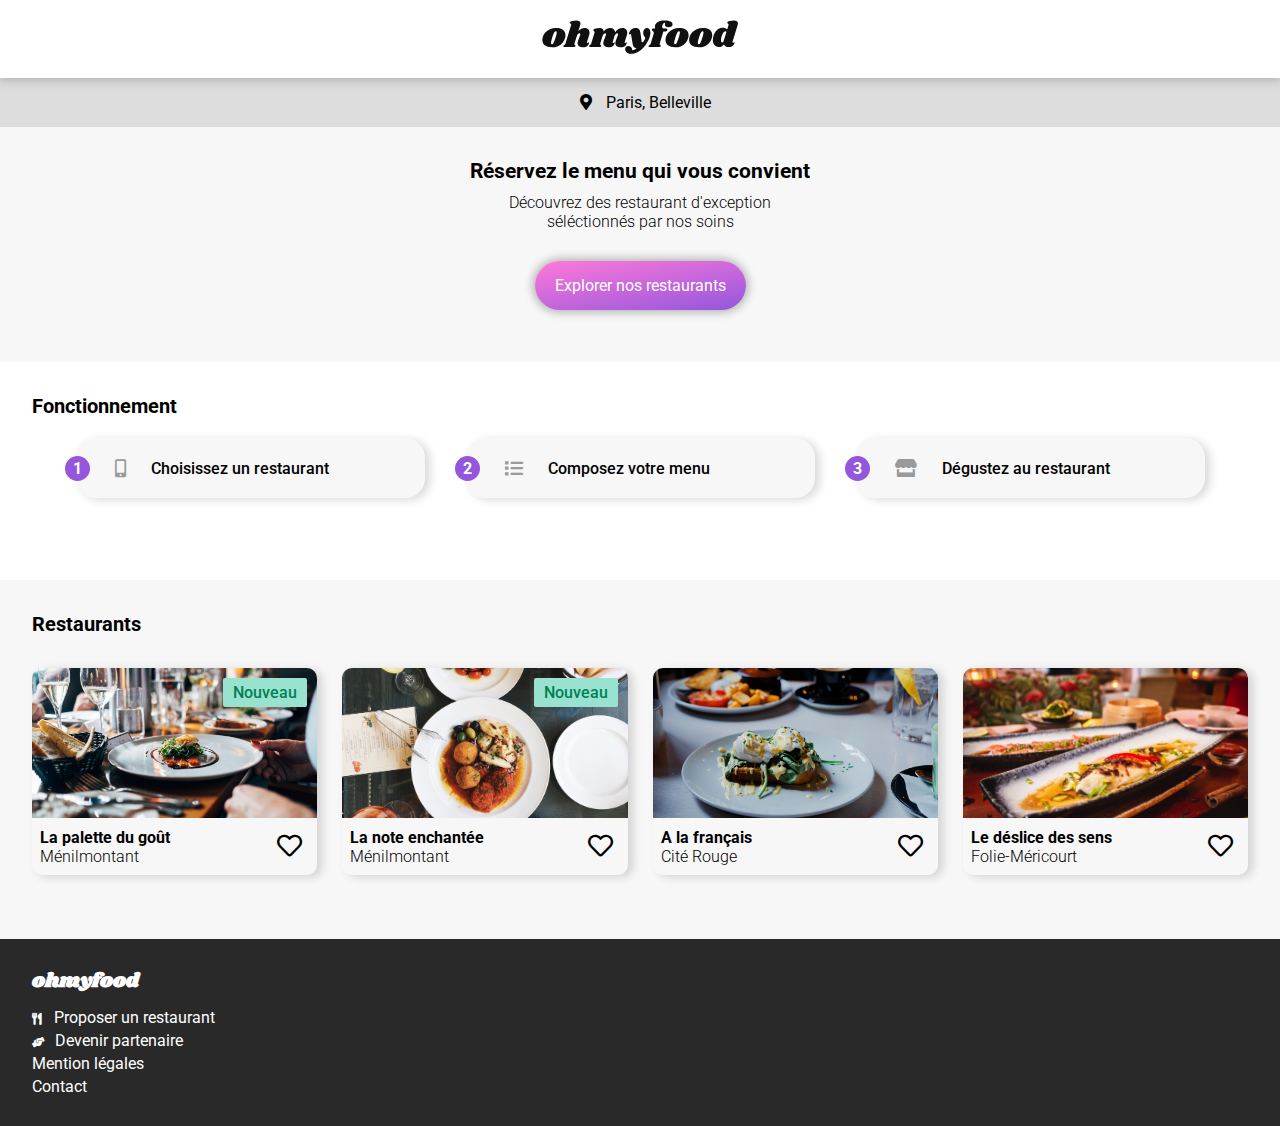
<file: index.html>
<!DOCTYPE html>
<html lang="fr">
<head>
    <meta charset="UTF-8">
    <meta name="viewport" content="width=device-width, initial-scale=1.0">
    <!-- CSS -->
    <link rel="stylesheet" href="SCSS/style.css">
    <!-- FontAwasome icon -->
    <link rel="stylesheet" href="https://cdnjs.cloudflare.com/ajax/libs/font-awesome/5.13.1/css/all.min.css" />
    <!-- Fonts -->
    <link rel="preconnect" href="https://fonts.gstatic.com">
    <link href="https://fonts.googleapis.com/css2?family=Roboto:wght@100;300;400;500;700;900&family=Shrikhand&display=swap" rel="stylesheet">
    <title>OhMyFood</title>
</head>
<body>

    <header>

        <div class="logo">
            <img src="Maquettes-Ohmyfood/images/logo/ohmyfood@2x.svg" alt="Logo">
        </div>

        <div class="localisation">
            <p>
                <i class="fas fa-map-marker-alt"></i>
                Paris, Belleville
            </p>
        </div>

        <div class="exploration">
            <div class="container-explor">
                <h1>Réservez le menu qui vous convient</h1>
                <p>Découvrez des restaurant d'exception séléctionnés par nos soins</p>
                <a class="btn" href="#">Explorer nos restaurants</a>
            </div>
        </div>

    </header>

    <main>
        <div class="max-width">
            <div class="padding">
                <h3>Fonctionnement</h3>

                <div class="container-fonction">

                    <div class="fonction">

                        <span>1</span>
                        <i class="fas fa-mobile-alt"></i>
                        <p>Choisissez un restaurant</p>

                    </div>

                    <div class="fonction">

                        <span>2</span>
                        <i class="fas fa-list"></i>
                        <p>Composez votre menu</p>

                    </div>

                    <div class="fonction">

                        <span>3</span>
                        <i class="fas fa-store"></i>
                        <p>Dégustez au restaurant</p>

                    </div>
                </div>
            </div>
        </div>

        <!-- Restaurant -->
        <div class="container-carte">
            <div class="max-width">
                <div class="padding">
                    <h3>Restaurants</h3>

                    <!-- Carte restaurant 1 -->
                    <div class="container-carte-flex">
                        <a href="menu-1.html" class="carte">

                            <div class="nouveau">
                                <p>Nouveau</p>
                            </div>

                            <div class="boite-img">
                                <img src="Maquettes-Ohmyfood/images/restaurants/jay-wennington-N_Y88TWmGwA-unsplash.jpg" alt="lien1">
                            </div>

                            <div class="boite-text">
                                <h4>La palette du goût</h4>
                                <p>Ménilmontant</p>

                                <div class="container-like">
                                    <div class="boite-coeur">
                                        <i class="far fa-heart fas1"></i>
                                        <i class="fas fa-heart fas2"></i>
                                    </div>
                                </div>
                            </div>
                        </a>

                    <!-- Carte restaurant 2 -->
                        <a href="menu-2.html" class="carte">

                            <div class="nouveau">
                                <p>Nouveau</p>
                            </div>
                            
                            <div class="boite-img">
                                <img src="Maquettes-Ohmyfood/images/restaurants/stil-u2Lp8tXIcjw-unsplash.jpg" alt="lien2">
                            </div>

                            <div class="boite-text">
                                <h4>La note enchantée</h4>
                                <p>Ménilmontant</p>

                                <div class="container-like">
                                    <div class="boite-coeur">
                                        <i class="far fa-heart fas1"></i>
                                        <i class="fas fa-heart fas2"></i>
                                    </div>
                                </div>
                            </div>
                        </a>

                    <!-- Carte restaurant 3 -->
                        <a href="menu-3.html" class="carte">
                            <div class="boite-img">
                                <img src="Maquettes-Ohmyfood/images/restaurants/toa-heftiba-DQKerTsQwi0-unsplash.jpg" alt="lien3">
                            </div>

                            <div class="boite-text">
                                <h4>A la français</h4>
                                <p>Cité Rouge</p>

                                <div class="container-like">
                                    <div class="boite-coeur">
                                        <i class="far fa-heart fas1"></i>
                                        <i class="fas fa-heart fas2"></i>
                                    </div>
                                </div>
                            </div>
                        </a>

                    <!-- Carte restaurant 4 -->
                        <a href="menu-4.html" class="carte">
                            <div class="boite-img">
                                <img src="Maquettes-Ohmyfood/images/restaurants/louis-hansel-shotsoflouis-qNBGVyOCY8Q-unsplash.jpg" alt="lien4">
                            </div>

                            <div class="boite-text">
                                <h4>Le déslice des sens</h4>
                                <p>Folie-Méricourt</p>

                                <div class="container-like">
                                    <div class="boite-coeur">
                                        <i class="far fa-heart fas1"></i>
                                        <i class="fas fa-heart fas2"></i>
                                    </div>
                                </div>
                            </div>
                        </a>

                    </div>
                </div>
            </div>
        </div>
    </main>

    <footer>
        <div class="max-width">
            <h4>ohmyfood</h4>

            <div class="container-links">
                <ul>
                    <li><a href="#"><i class="fas fa-utensils i1"></i>Proposer un restaurant</a></li>
                    <li><a href="#"><i class="fas fa-hands-helping i2"></i>Devenir partenaire</a></li>
                    <li><a href="#">Mention légales</a></li>
                    <li><a href="mailto:ohmyfood@mail.fr">Contact</a></li>
                </ul>
            </div>
        </div>
    </footer>

</body>
</html>
</file>
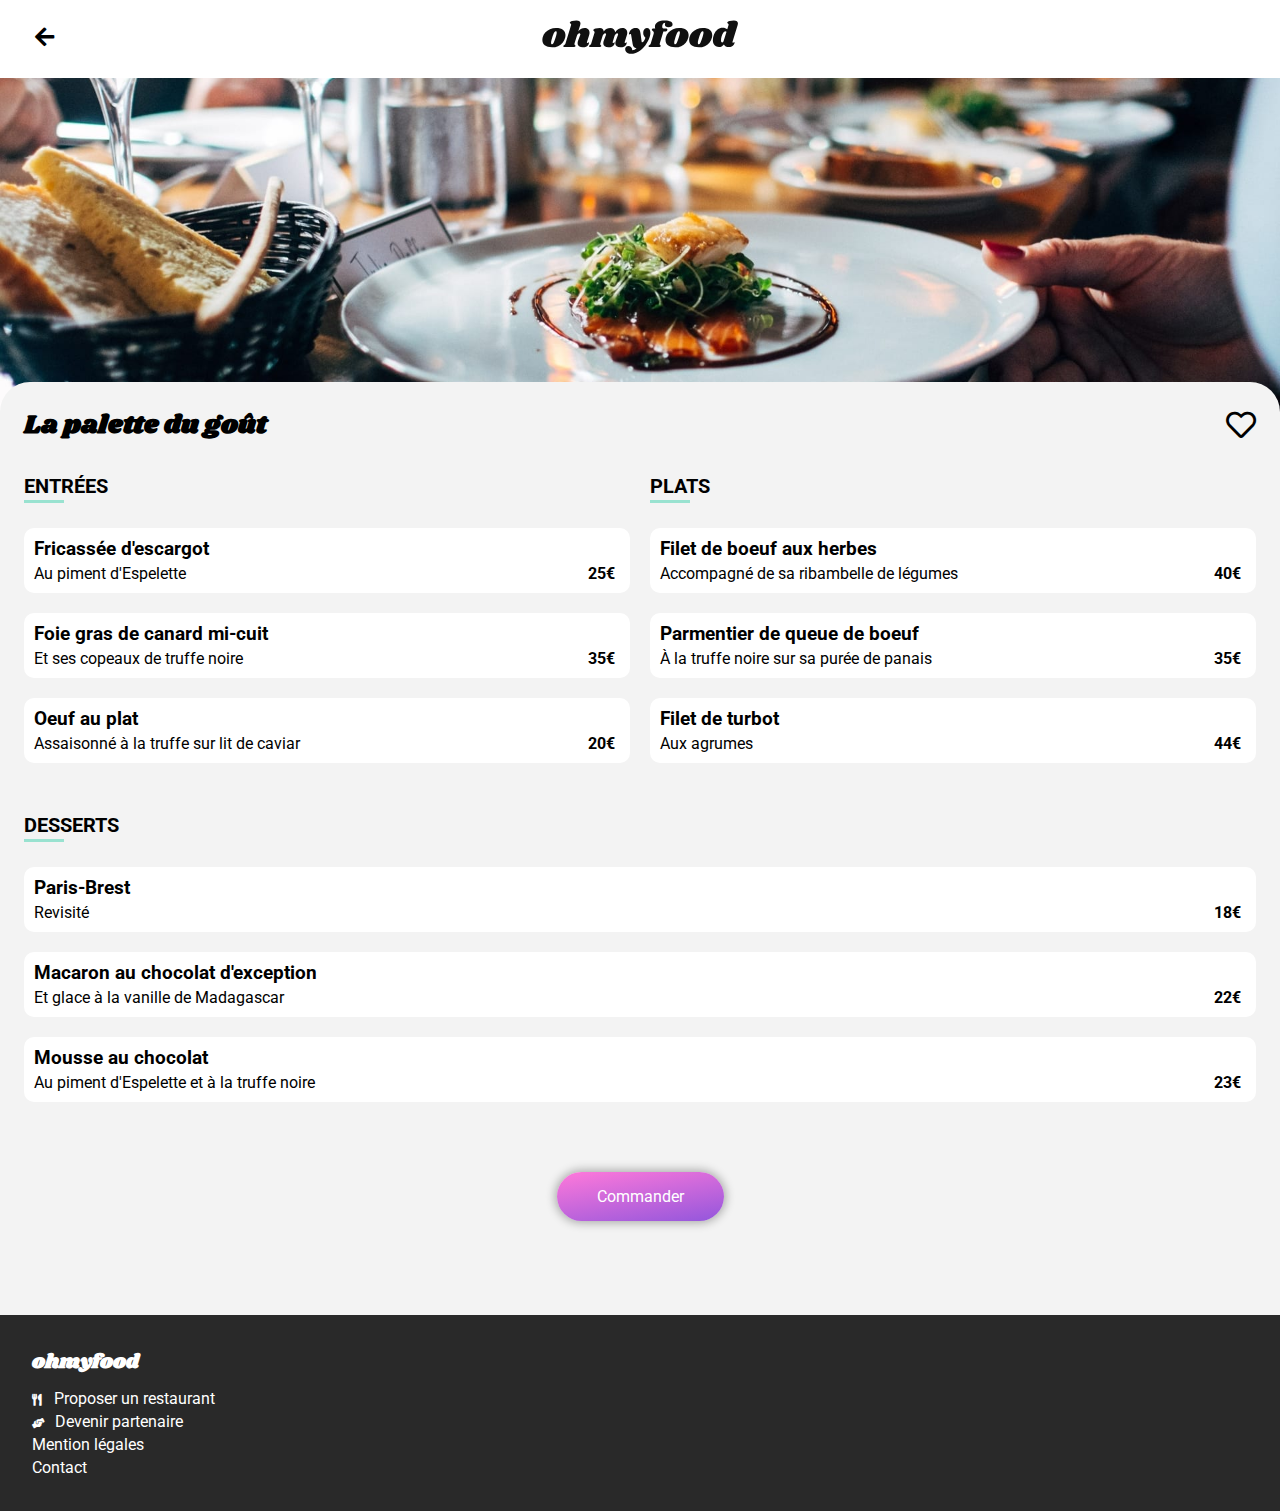
<file: menu-1.html>
<!DOCTYPE html>
<html lang="fr">
<head>
    <meta charset="UTF-8">
    <meta name="viewport" content="width=device-width, initial-scale=1.0">
    <link rel="stylesheet" href="SCSS/style-menu.css">
    <!-- Icone -->
    <link rel="stylesheet" href="https://cdnjs.cloudflare.com/ajax/libs/font-awesome/5.13.1/css/all.min.css" />
    <!-- Font -->
    <link rel="preconnect" href="https://fonts.gstatic.com">
    <link href="https://fonts.googleapis.com/css2?family=Roboto:wght@100;300;400;500;700;900&family=Shrikhand&display=swap" rel="stylesheet">
    <title>La palette du goût</title>
</head>
<body>

    <!-- HEADER : logo, lien retour -->
    <header>

        <div class="logo">
            <div class="lienRetour">
                <a href="index.html">
                    <i class="fas fa-arrow-left"></i>
                </a>
            </div>

            <a href="index.html"><img src="Maquettes-Ohmyfood/images/logo/ohmyfood@2x.svg" alt="Logo"></a>
        </div>

        <img class="bg-menu" src="Maquettes-Ohmyfood/images/restaurants/img-menu/Jay.jpg" alt="image de fond">

    </header>

    <!-- MAIN : en-tête, menu -->
    <main>
        <div class="titre-main">
            <h1>La palette du goût</h1>
            <div class="container-like">
                <div class="boite-coeur">
                    <i class="far fa-heart fas1"></i>
                    <i class="fas fa-heart fas2"></i>
                </div>
            </div>
        </div>

        <!-- SECTION : menu -->
        <section>
            <!-- Conteneur principal -->
            <div class="container-grid">

                <!-- ENTRÉES -->
                <div class="container-flex c-grid1">
                    <h2>ENTRÉES</h2>
                    <div class="boite anima1">

                        <div class="boite-grid">
                            <h3 class="titre">Fricassée d'escargot</h3>
                            <p class="paraghraphe">Au piment d'Espelette </p>

                            <span class="prix">
                                <strong>25€</strong>
                            </span>
                        </div>

                        <span class="icon">
                            <i class="fas fa-check-circle"></i>
                        </span>
                    </div>

                    <div class="boite anima2">

                        <div class="boite-grid">
                            <h3 class="titre">Foie gras de canard mi-cuit</h3>
                            <p class="paraghraphe">Et ses copeaux de truffe noire</p>

                            <span class="prix">
                                <strong>35€</strong>
                            </span>
                        </div>

                        <span class="icon">
                            <i class="fas fa-check-circle"></i>
                        </span>
                    </div>

                    <div class="boite anima3">

                        <div class="boite-grid">
                            <h3 class="titre">Oeuf au plat</h3>
                            <p class="paraghraphe">Assaisonné à la truffe sur lit de caviar</p>

                            <span class="prix">
                                <strong>20€</strong>
                            </span>
                        </div>

                        <span class="icon">
                            <i class="fas fa-check-circle"></i>
                        </span>
                    </div>
                </div>
                <!-- FIN -->

                <!-- PLATS -->
                <div class="container-flex c-grid2">
                    <h2>PLATS</h2>
                    <div class="boite anima4">
                        <div class="boite-grid">
                            <h3 class="titre">Filet de boeuf aux herbes</h3>
                            <p class="paraghraphe">Accompagné de sa ribambelle de légumes</p>

                            <span class="prix">
                                <strong>40€</strong>
                            </span>
                        </div>

                        <span class="icon">
                            <i class="fas fa-check-circle"></i>
                        </span>
                    </div>

                    <div class="boite anima5">

                        <div class="boite-grid">
                            <h3 class="titre">Parmentier de queue de boeuf</h3>
                            <p class="paraghraphe">À la truffe noire sur sa purée de panais</p>

                            <span class="prix">
                                <strong>35€</strong>
                            </span>
                        </div>

                        <span class="icon">
                            <i class="fas fa-check-circle"></i>
                        </span>
                    </div>

                    <div class="boite anima6">

                        <div class="boite-grid">
                            <h3 class="titre">Filet de turbot</h3>
                            <p class="paraghraphe">Aux agrumes</p>

                            <span class="prix">
                                <strong>44€</strong>
                            </span>
                        </div>

                        <span class="icon">
                            <i class="fas fa-check-circle"></i>
                        </span>
                    </div>
               
                </div>
                <!-- FIN -->

                <!-- DESSERTS -->
                <div class="container-flex c-grid3">
                    <h2>DESSERTS</h2>
                    <div class="boite anima7">

                        <div class="boite-grid">
                            <h3 class="titre">Paris-Brest</h3>
                            <p class="paraghraphe">Revisité</p>

                            <span class="prix">
                                <strong>18€</strong>
                            </span>
                        </div>

                        <span class="icon">
                            <i class="fas fa-check-circle"></i>
                        </span>
                    </div>

                    <div class="boite anima8">

                        <div class="boite-grid">
                            <h3 class="titre">Macaron au chocolat d'exception</h3>
                            <p class="paraghraphe">Et glace à la vanille de Madagascar</p>

                            <span class="prix">
                                <strong>22€</strong>
                            </span>
                        </div>

                        <span class="icon">
                            <i class="fas fa-check-circle"></i>
                        </span>
                    </div>

                    <div class="boite anima9">

                        <div class="boite-grid">
                            <h3 class="titre">Mousse au chocolat </h3>
                            <p class="paraghraphe">Au piment d'Espelette et à la truffe noire</p>

                            <span class="prix">
                                <strong>23€</strong>
                            </span>
                        </div>

                        <span class="icon">
                            <i class="fas fa-check-circle"></i>
                        </span>
                    </div>
                </div>
                <!-- FIN -->
            </div>

            <div class="btn-com">
                <a class="btn" href="#">Commander</a>
            </div>

        </section>

    </main>

    <!-- FOOTER : liens, contact -->
    <footer>
        <div class="max-width">
            <h4>ohmyfood</h4>

            <div class="container-links">
                <ul>
                    <li><a href="#"><i class="fas fa-utensils i1"></i>Proposer un restaurant</a></li>
                    <li><a href="#"><i class="fas fa-hands-helping i2"></i>Devenir partenaire</a></li>
                    <li><a href="#">Mention légales</a></li>
                    <li><a href="mailto:ohmyfood@mail.fr">Contact</a></li>
                </ul>
            </div>
        </div>
    </footer>

</body>

</html>
</file>
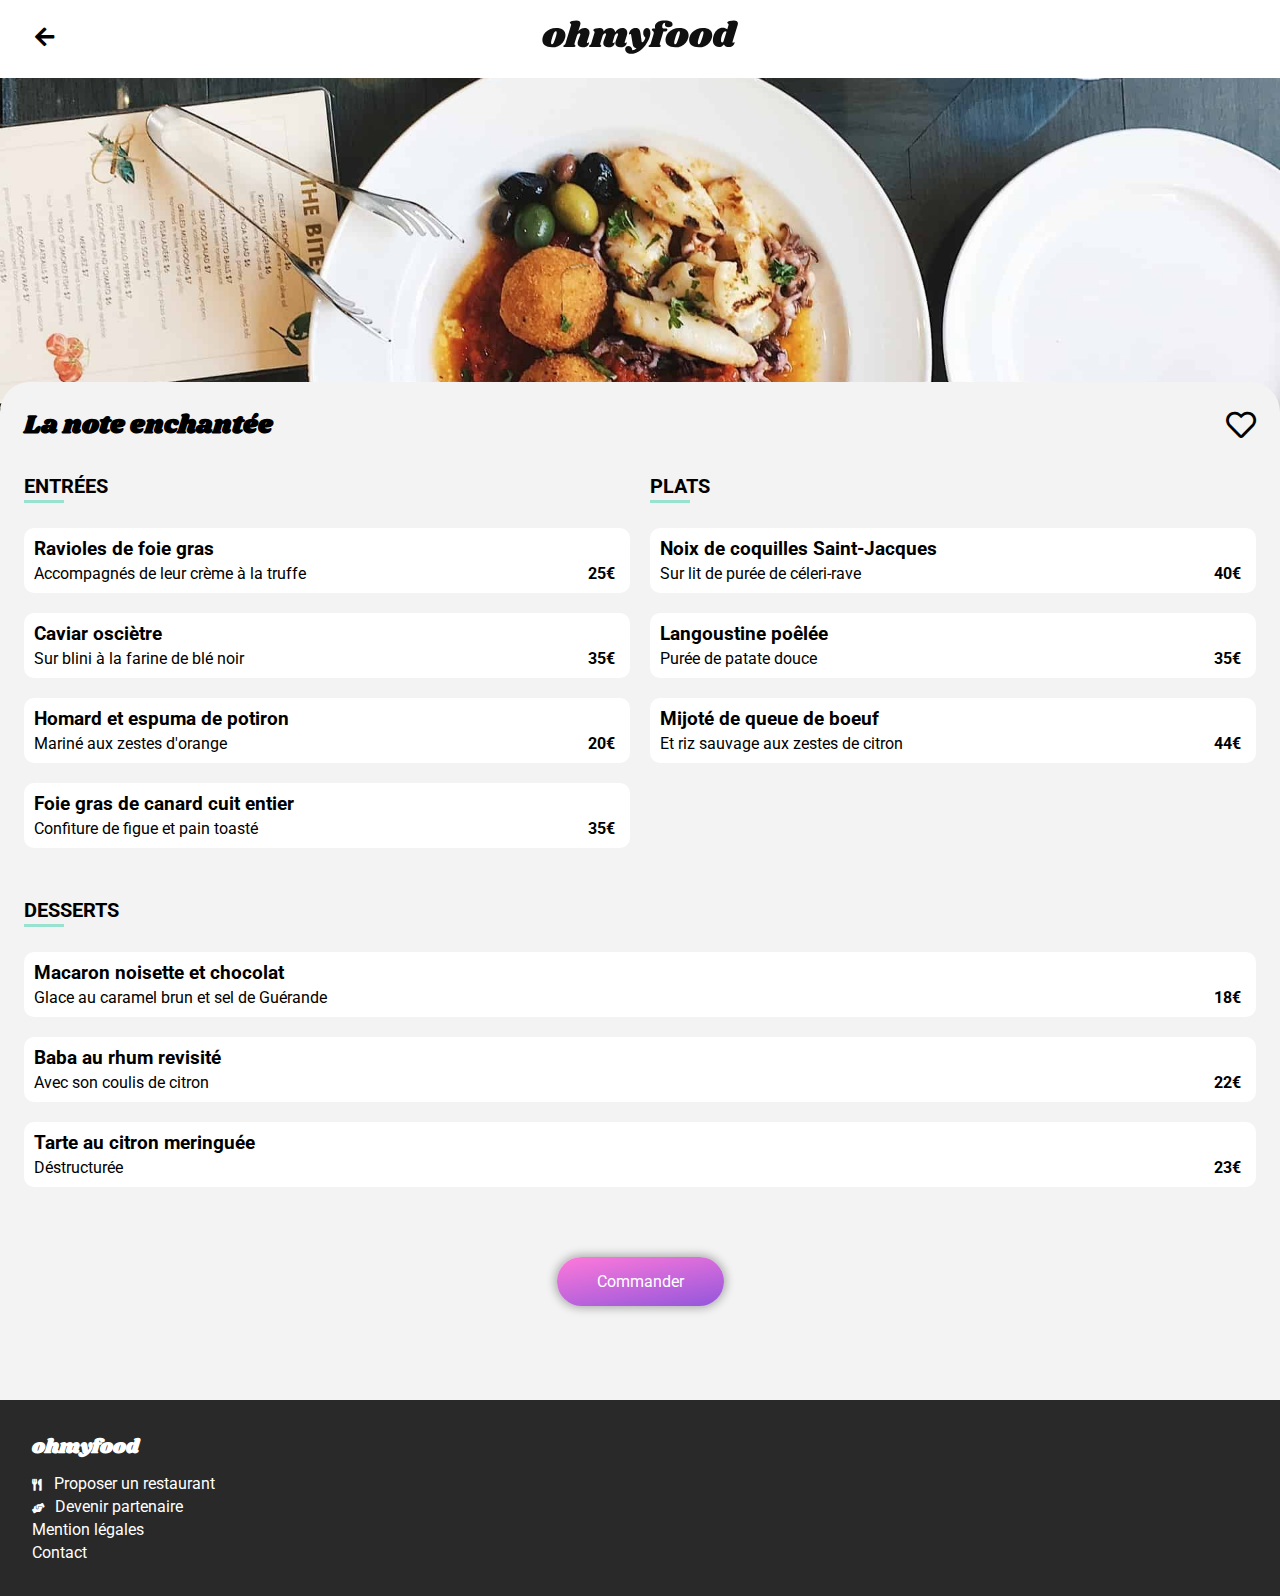
<file: menu-2.html>
<!DOCTYPE html>
<html lang="fr">
<head>
    <meta charset="UTF-8">
    <meta name="viewport" content="width=device-width, initial-scale=1.0">
    <link rel="stylesheet" href="SCSS/style-menu.css">
    <!-- Icone -->
    <link rel="stylesheet" href="https://cdnjs.cloudflare.com/ajax/libs/font-awesome/5.13.1/css/all.min.css" />
    <!-- Font -->
    <link rel="preconnect" href="https://fonts.gstatic.com">
    <link href="https://fonts.googleapis.com/css2?family=Roboto:wght@100;300;400;500;700;900&family=Shrikhand&display=swap" rel="stylesheet">
    <title>La note enchantée</title>
</head>
<body>
    
    <!-- HEADER : logo, lien retour -->
    <header>

        <div class="logo">
            <div class="lienRetour">
                <a href="index.html">
                    <i class="fas fa-arrow-left"></i>
                </a>
            </div>

            <a href="index.html"><img src="Maquettes-Ohmyfood/images/logo/ohmyfood@2x.svg" alt="Logo"></a>
        </div>

        <img class="bg-menu" src="Maquettes-Ohmyfood/images/restaurants/img-menu/stil.jpg" alt="">

    </header>

    <!-- MAIN : en-tête, menu -->
    <main>
        <div class="titre-main">
            <h1>La note enchantée</h1>
            <div class="container-like">
                <div class="boite-coeur">
                    <i class="far fa-heart fas1"></i>
                    <i class="fas fa-heart fas2"></i>
                </div>
            </div>
        </div>

        <!-- SECTION : menu -->
        <section>
            <!-- Conteneur principal -->
            <div class="container-grid">

                <!-- ENTRÉES -->
                <div class="container-flex c-grid1">
                    <h2>ENTRÉES</h2>
                    <div class="boite anima1">

                        <div class="boite-grid">
                            <h3 class="titre">Ravioles de foie gras </h3>
                            <p class="paraghraphe">Accompagnés de leur crème à la truffe</p>

                            <span class="prix">
                                <strong>25€</strong>
                            </span>
                        </div>

                        <span class="icon">
                            <i class="fas fa-check-circle"></i>
                        </span>
                    </div>

                    <div class="boite anima2">

                        <div class="boite-grid">
                            <h3 class="titre">Caviar osciètre</h3>
                            <p class="paraghraphe">Sur blini à la farine de blé noir</p>

                            <span class="prix">
                                <strong>35€</strong>
                            </span>
                        </div>

                        <span class="icon">
                            <i class="fas fa-check-circle"></i>
                        </span>
                    </div>

                    <div class="boite anima3">

                        <div class="boite-grid">
                            <h3 class="titre">Homard et espuma de potiron</h3>
                            <p class="paraghraphe">Mariné aux zestes d'orange</p>

                            <span class="prix">
                                <strong>20€</strong>
                            </span>
                        </div>

                        <span class="icon">
                            <i class="fas fa-check-circle"></i>
                        </span>
                    </div>

                    <div class="boite anima4">

                        <div class="boite-grid">
                            <h3 class="titre">Foie gras de canard cuit entier</h3>
                            <p class="paraghraphe">Confiture de figue et pain toasté</p>

                            <span class="prix">
                                <strong>35€</strong>
                            </span>
                        </div>

                        <span class="icon">
                            <i class="fas fa-check-circle"></i>
                        </span>
                    </div>
                </div>
                <!-- FIN -->

                <!-- PLATS -->
                <div class="container-flex c-grid2">
                    <h2>PLATS</h2>
                    <div class="boite anima5">
                        <div class="boite-grid">
                            <h3 class="titre">Noix de coquilles Saint-Jacques</h3>
                            <p class="paraghraphe">Sur lit de purée de céleri-rave</p>

                            <span class="prix">
                                <strong>40€</strong>
                            </span>
                        </div>

                        <span class="icon">
                            <i class="fas fa-check-circle"></i>
                        </span>
                    </div>

                    <div class="boite anima6">

                        <div class="boite-grid">
                            <h3 class="titre">Langoustine poêlée</h3>
                            <p class="paraghraphe">Purée de patate douce</p>

                            <span class="prix">
                                <strong>35€</strong>
                            </span>
                        </div>

                        <span class="icon">
                            <i class="fas fa-check-circle"></i>
                        </span>
                    </div>

                    <div class="boite anima7">

                        <div class="boite-grid">
                            <h3 class="titre">Mijoté de queue de boeuf </h3>
                            <p class="paraghraphe">Et riz sauvage aux zestes de citron</p>

                            <span class="prix">
                                <strong>44€</strong>
                            </span>
                        </div>

                        <span class="icon">
                            <i class="fas fa-check-circle"></i>
                        </span>
                    </div>
                </div>
                <!-- FIN -->

                <!-- DESSERTS -->
                <div class="container-flex c-grid3">
                    <h2>DESSERTS</h2>
                    <div class="boite anima8">

                        <div class="boite-grid">
                            <h3 class="titre">Macaron noisette et chocolat</h3>
                            <p class="paraghraphe">Glace au caramel brun et sel de Guérande</p>

                            <span class="prix">
                                <strong>18€</strong>
                            </span>
                        </div>

                        <span class="icon">
                            <i class="fas fa-check-circle"></i>
                        </span>
                    </div>

                    <div class="boite anima9">

                        <div class="boite-grid">
                            <h3 class="titre">Baba au rhum revisité </h3>
                            <p class="paraghraphe">Avec son coulis de citron</p>

                            <span class="prix">
                                <strong>22€</strong>
                            </span>
                        </div>

                        <span class="icon">
                            <i class="fas fa-check-circle"></i>
                        </span>
                    </div>

                    <div class="boite anima10">

                        <div class="boite-grid">
                            <h3 class="titre">Tarte au citron meringuée </h3>
                            <p class="paraghraphe">Déstructurée</p>

                            <span class="prix">
                                <strong>23€</strong>
                            </span>
                        </div>

                        <span class="icon">
                            <i class="fas fa-check-circle"></i>
                        </span>
                    </div>
                </div>
                <!-- FIN -->

            </div>

            <div class="btn-com">
                <a class="btn" href="#">Commander</a>
            </div>

        </section>

    </main>

    <!-- FOOTER : liens, contact -->
    <footer>
        <div class="max-width">
            <h4>ohmyfood</h4>

            <div class="container-links">
                <ul>
                    <li><a href="#"><i class="fas fa-utensils i1"></i>Proposer un restaurant</a></li>
                    <li><a href="#"><i class="fas fa-hands-helping i2"></i>Devenir partenaire</a></li>
                    <li><a href="#">Mention légales</a></li>
                    <li><a href="mailto:ohmyfood@mail.fr">Contact</a></li>
                </ul>
            </div>
        </div>
    </footer>

</body>

</html>
</file>
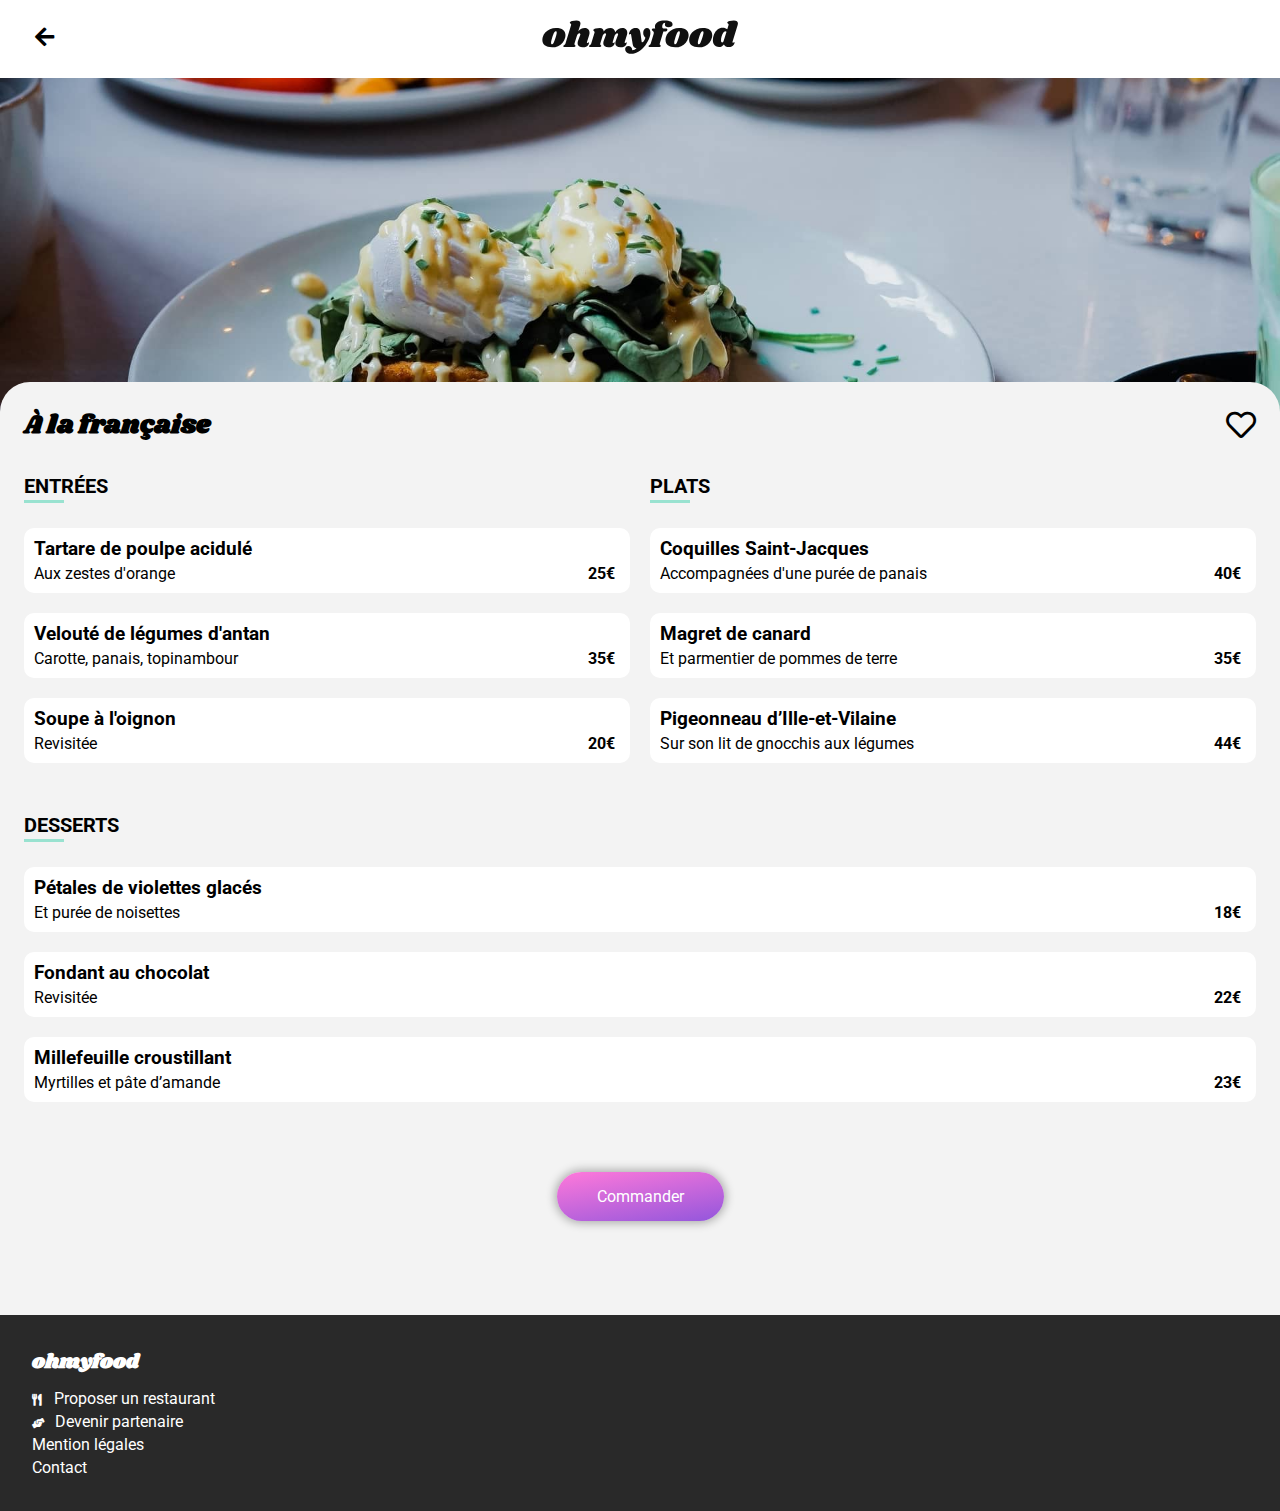
<file: menu-3.html>
<!DOCTYPE html>
<html lang="fr">
<head>
    <meta charset="UTF-8">
    <meta name="viewport" content="width=device-width, initial-scale=1.0">
    <link rel="stylesheet" href="SCSS/style-menu.css">
    <!-- Icone -->
    <link rel="stylesheet" href="https://cdnjs.cloudflare.com/ajax/libs/font-awesome/5.13.1/css/all.min.css" />
    <!-- Font -->
    <link rel="preconnect" href="https://fonts.gstatic.com">
    <link href="https://fonts.googleapis.com/css2?family=Roboto:wght@100;300;400;500;700;900&family=Shrikhand&display=swap" rel="stylesheet">
    <title>À la française</title>
</head>
<body>

    <!-- HEADER : logo, lien retour -->
    <header>

        <div class="logo">
            <div class="lienRetour">
                <a href="index.html">
                    <i class="fas fa-arrow-left"></i>
                </a>
            </div>

            <a href="index.html"><img src="Maquettes-Ohmyfood/images/logo/ohmyfood@2x.svg" alt="Logo"></a>
        </div>

        <img class="bg-menu" src="Maquettes-Ohmyfood/images/restaurants/img-menu/toa.jpg" alt="">

    </header>

    <!-- MAIN : en-tête, menu -->
    <main>
        <div class="titre-main">
            <h1>À la française</h1>
            <div class="container-like">
                <div class="boite-coeur">
                    <i class="far fa-heart fas1"></i>
                    <i class="fas fa-heart fas2"></i>
                </div>
            </div>
        </div>

        <!-- SECTION : menu -->
        <section>

            <!-- Conteneur principal -->
            <div class="container-grid">

                <!-- ENTRÉES -->
                <div class="container-flex c-grid1">
                    <h2>ENTRÉES</h2>
                    <div class="boite anima1">

                        <div class="boite-grid">
                            <h3 class="titre">Tartare de poulpe acidulé</h3>
                            <p class="paraghraphe">Aux zestes d'orange</p>

                            <span class="prix">
                                <strong>25€</strong>
                            </span>
                        </div>

                        <span class="icon">
                            <i class="fas fa-check-circle"></i>
                        </span>
                    </div>

                    <div class="boite anima2">

                        <div class="boite-grid">
                            <h3 class="titre">Velouté de légumes d'antan</h3>
                            <p class="paraghraphe">Carotte, panais, topinambour</p>

                            <span class="prix">
                                <strong>35€</strong>
                            </span>
                        </div>

                        <span class="icon">
                            <i class="fas fa-check-circle"></i>
                        </span>
                    </div>

                    <div class="boite anima3">

                        <div class="boite-grid">
                            <h3 class="titre">Soupe à l'oignon</h3>
                            <p class="paraghraphe">Revisitée</p>

                            <span class="prix">
                                <strong>20€</strong>
                            </span>
                        </div>

                        <span class="icon">
                            <i class="fas fa-check-circle"></i>
                        </span>
                    </div>
                </div>
                <!-- FIN -->

                <!-- PLATS -->
                <div class="container-flex c-grid2">
                    <h2>PLATS</h2>
                    <div class="boite anima4">
                        <div class="boite-grid">
                            <h3 class="titre">Coquilles Saint-Jacques</h3>
                            <p class="paraghraphe">Accompagnées d'une purée de panais</p>

                            <span class="prix">
                                <strong>40€</strong>
                            </span>
                        </div>

                        <span class="icon">
                            <i class="fas fa-check-circle"></i>
                        </span>
                    </div>

                    <div class="boite anima5">

                        <div class="boite-grid">
                            <h3 class="titre">Magret de canard</h3>
                            <p class="paraghraphe">Et parmentier de pommes de terre</p>

                            <span class="prix">
                                <strong>35€</strong>
                            </span>
                        </div>

                        <span class="icon">
                            <i class="fas fa-check-circle"></i>
                        </span>
                    </div>

                    <div class="boite anima6">

                        <div class="boite-grid">
                            <h3 class="titre">Pigeonneau d’Ille-et-Vilaine</h3>
                            <p class="paraghraphe">Sur son lit de gnocchis aux légumes</p>

                            <span class="prix">
                                <strong>44€</strong>
                            </span>
                        </div>

                        <span class="icon">
                            <i class="fas fa-check-circle"></i>
                        </span>
                    </div>
                </div>
                <!-- FIN -->

                <!-- DESSERTS -->
                <div class="container-flex c-grid3">
                    <h2>DESSERTS</h2>
                    <div class="boite anima7">

                        <div class="boite-grid">
                            <h3 class="titre">Pétales de violettes glacés</h3>
                            <p class="paraghraphe">Et purée de noisettes</p>

                            <span class="prix">
                                <strong>18€</strong>
                            </span>
                        </div>

                        <span class="icon">
                            <i class="fas fa-check-circle"></i>
                        </span>
                    </div>

                    <div class="boite anima8">

                        <div class="boite-grid">
                            <h3 class="titre">Fondant au chocolat</h3>
                            <p class="paraghraphe">Revisitée</p>

                            <span class="prix">
                                <strong>22€</strong>
                            </span>
                        </div>

                        <span class="icon">
                            <i class="fas fa-check-circle"></i>
                        </span>
                    </div>

                    <div class="boite anima9">

                        <div class="boite-grid">
                            <h3 class="titre">Millefeuille croustillant</h3>
                            <p class="paraghraphe">Myrtilles et pâte d’amande</p>

                            <span class="prix">
                                <strong>23€</strong>
                            </span>
                        </div>

                        <span class="icon">
                            <i class="fas fa-check-circle"></i>
                        </span>
                    </div>
                </div>
                <!-- FIN -->

            </div>

            <div class="btn-com">
                <a class="btn" href="#">Commander</a>
            </div>

        </section>

    </main>

    <!-- FOOTER : liens, contact -->
    <footer>
        <div class="max-width">
            <h4>ohmyfood</h4>

            <div class="container-links">
                <ul>
                    <li><a href="#"><i class="fas fa-utensils i1"></i>Proposer un restaurant</a></li>
                    <li><a href="#"><i class="fas fa-hands-helping i2"></i>Devenir partenaire</a></li>
                    <li><a href="#">Mention légales</a></li>
                    <li><a href="mailto:ohmyfood@mail.fr">Contact</a></li>
                </ul>
            </div>
        </div>
    </footer>

</body>

</html>
</file>
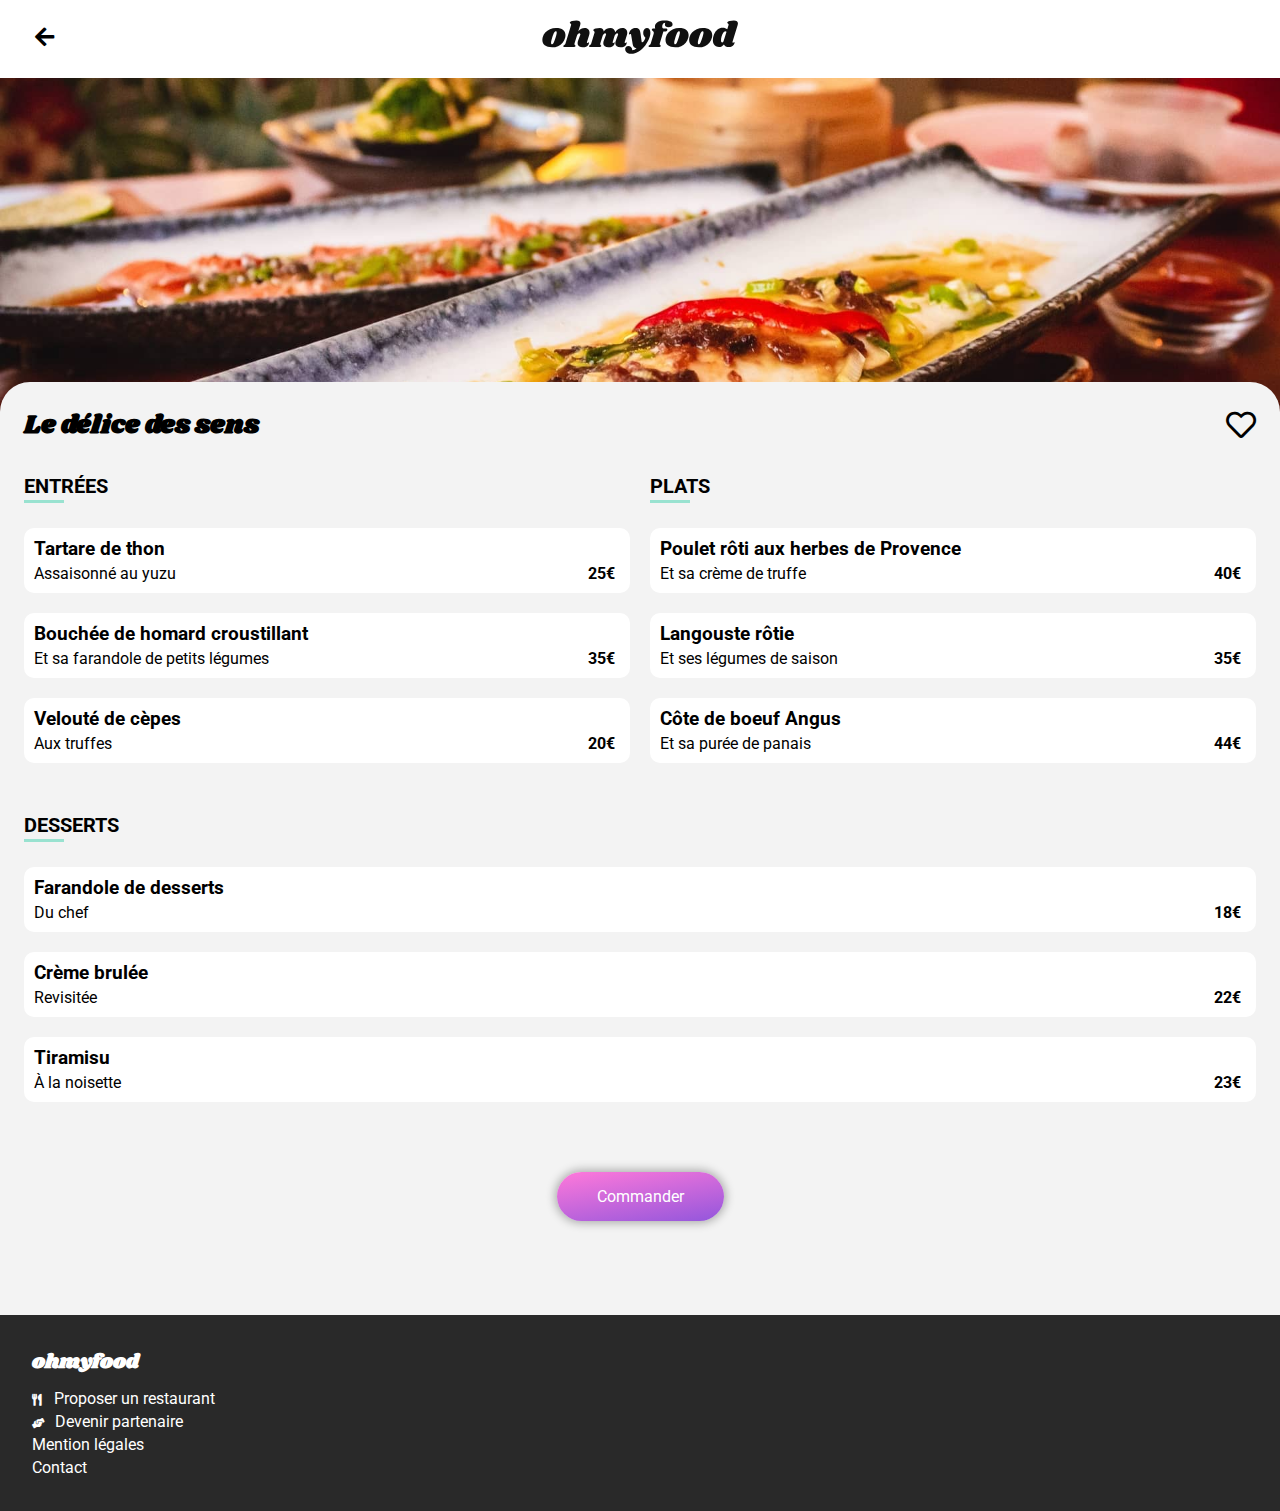
<file: menu-4.html>
<!DOCTYPE html>
<html lang="fr">
<head>
    <meta charset="UTF-8">
    <meta name="viewport" content="width=device-width, initial-scale=1.0">
    <link rel="stylesheet" href="SCSS/style-menu.css">
    <!-- Icone -->
    <link rel="stylesheet" href="https://cdnjs.cloudflare.com/ajax/libs/font-awesome/5.13.1/css/all.min.css" />
    <!-- Font -->
    <link rel="preconnect" href="https://fonts.gstatic.com">
    <link href="https://fonts.googleapis.com/css2?family=Roboto:wght@100;300;400;500;700;900&family=Shrikhand&display=swap" rel="stylesheet">
    <title>Le délice des sens</title>
</head>
<body>

    <!-- HEADER : logo, lien retour -->
    <header>

        <div class="logo">
            <div class="lienRetour">
                <a href="index.html">
                    <i class="fas fa-arrow-left"></i>
                </a>
            </div>

            <a href="index.html"><img src="Maquettes-Ohmyfood/images/logo/ohmyfood@2x.svg" alt="Logo"></a>
        </div>

        <img class="bg-menu" src="Maquettes-Ohmyfood/images/restaurants/img-menu/Louis.jpg" alt="">

    </header>

    <!-- MAIN : en-tête, menu -->
    <main>
        <div class="titre-main">
            <h1>Le délice des sens</h1>
            <div class="container-like">
                <div class="boite-coeur">
                    <i class="far fa-heart fas1"></i>
                    <i class="fas fa-heart fas2"></i>
                </div>
            </div>
        </div>

        <!-- SECTION : menu -->
        <section>
            <!-- Conteneur principal -->
            <div class="container-grid">

                <!-- ENTRÉES -->
                <div class="container-flex c-grid1">
                    <h2>ENTRÉES</h2>
                    <div class="boite anima1">

                        <div class="boite-grid">
                            <h3 class="titre">Tartare de thon</h3>
                            <p class="paraghraphe">Assaisonné au yuzu</p>

                            <span class="prix">
                                <strong>25€</strong>
                            </span>
                        </div>

                        <span class="icon">
                            <i class="fas fa-check-circle"></i>
                        </span>
                    </div>

                    <div class="boite anima2">

                        <div class="boite-grid">
                            <h3 class="titre">Bouchée de homard croustillant </h3>
                            <p class="paraghraphe">Et sa farandole de petits légumes</p>

                            <span class="prix">
                                <strong>35€</strong>
                            </span>
                        </div>

                        <span class="icon">
                            <i class="fas fa-check-circle"></i>
                        </span>
                    </div>

                    <div class="boite anima3">

                        <div class="boite-grid">
                            <h3 class="titre">Velouté de cèpes </h3>
                            <p class="paraghraphe">Aux truffes</p>

                            <span class="prix">
                                <strong>20€</strong>
                            </span>
                        </div>

                        <span class="icon">
                            <i class="fas fa-check-circle"></i>
                        </span>
                    </div>
                </div>
                <!-- FIN -->

                <!-- PLATS -->
                <div class="container-flex c-grid2">
                    <h2>PLATS</h2>
                    <div class="boite anima4">
                        <div class="boite-grid">
                            <h3 class="titre">Poulet rôti aux herbes de Provence </h3>
                            <p class="paraghraphe">Et sa crème de truffe</p>

                            <span class="prix">
                                <strong>40€</strong>
                            </span>
                        </div>

                        <span class="icon">
                            <i class="fas fa-check-circle"></i>
                        </span>
                    </div>

                    <div class="boite anima5">

                        <div class="boite-grid">
                            <h3 class="titre">Langouste rôtie </h3>
                            <p class="paraghraphe">Et ses légumes de saison</p>

                            <span class="prix">
                                <strong>35€</strong>
                            </span>
                        </div>

                        <span class="icon">
                            <i class="fas fa-check-circle"></i>
                        </span>
                    </div>

                    <div class="boite anima6">

                        <div class="boite-grid">
                            <h3 class="titre">Côte de boeuf Angus </h3>
                            <p class="paraghraphe">Et sa purée de panais</p>

                            <span class="prix">
                                <strong>44€</strong>
                            </span>
                        </div>

                        <span class="icon">
                            <i class="fas fa-check-circle"></i>
                        </span>
                    </div>
                </div>
                <!-- FIN -->

                <!-- DESSERTS -->
                <div class="container-flex c-grid3">
                    <h2>DESSERTS</h2>
                    <div class="boite anima7">

                        <div class="boite-grid">
                            <h3 class="titre">Farandole de desserts</h3>
                            <p class="paraghraphe">Du chef</p>

                            <span class="prix">
                                <strong>18€</strong>
                            </span>
                        </div>

                        <span class="icon">
                            <i class="fas fa-check-circle"></i>
                        </span>
                    </div>

                    <div class="boite anima8">

                        <div class="boite-grid">
                            <h3 class="titre">Crème brulée </h3>
                            <p class="paraghraphe">Revisitée</p>

                            <span class="prix">
                                <strong>22€</strong>
                            </span>
                        </div>

                        <span class="icon">
                            <i class="fas fa-check-circle"></i>
                        </span>
                    </div>

                    <div class="boite anima9">

                        <div class="boite-grid">
                            <h3 class="titre">Tiramisu </h3>
                            <p class="paraghraphe">À la noisette</p>

                            <span class="prix">
                                <strong>23€</strong>
                            </span>
                        </div>

                        <span class="icon">
                            <i class="fas fa-check-circle"></i>
                        </span>
                    </div>
                </div>
                <!-- FIN -->

            </div>

            <div class="btn-com">
                <a class="btn" href="#">Commander</a>
            </div>

        </section>

    </main>

    <!-- FOOTER : liens, contact -->
    <footer>
        <div class="max-width">
            <h4>ohmyfood</h4>

            <div class="container-links">
                <ul>
                    <li><a href="#"><i class="fas fa-utensils i1"></i>Proposer un restaurant</a></li>
                    <li><a href="#"><i class="fas fa-hands-helping i2"></i>Devenir partenaire</a></li>
                    <li><a href="#">Mention légales</a></li>
                    <li><a href="mailto:ohmyfood@mail.fr">Contact</a></li>
                </ul>
            </div>
        </div>
    </footer>

</body>

</html>
</file>
<file: SCSS/style.css>
*, ::before, ::after {
  margin: 0;
  padding: 0;
  box-sizing: border-box;
}

.max-width {
  max-width: 1400px;
  margin: auto;
}

.padding {
  padding: 2em;
}

body {
  height: 100vh;
  display: flex;
  flex-direction: column;
}

.container-loader {
  position: fixed;
  top: 0;
  left: 0;
  z-index: 1000;
  width: 100%;
  height: 100%;
  background: linear-gradient(#9256dc98, #ff79d99f);
  display: flex;
  justify-content: center;
  align-items: center;
  gap: 5px;
  animation: visible 200ms 1.7s forwards;
}
.container-loader span {
  width: 15px;
  height: 55px;
  border-radius: 3px;
  transform: scaleY(0.3);
  animation-name: loader;
  animation-iteration-count: 3;
}
.container-loader span:nth-child(1) {
  background-color: #9356DC;
  animation-duration: 600ms;
}
.container-loader span:nth-child(2) {
  background-color: #FF79DA;
  animation-delay: 200ms;
  animation-duration: 600ms;
}
.container-loader span:nth-child(3) {
  background-color: #99E2D0;
  animation-delay: 400ms;
  animation-duration: 600ms;
}
@keyframes visible {
  0% {
    opacity: 1;
    z-index: 1000;
  }
  100% {
    opacity: 0;
    z-index: -1000;
  }
}
@keyframes loader {
  0%, 100% {
    transform: scaleY(0.3);
  }
  50% {
    transform: scaleY(1);
  }
}

/* ---- HEADER ---- */
header {
  width: 100%;
}
header .logo {
  padding: 20px;
  text-align: center;
  box-shadow: 0 0 10px 2px rgba(0, 0, 0, 0.3);
}
header .localisation {
  text-align: center;
  font-family: "Roboto", sans-serif;
  padding: 15px;
  background-color: rgba(167, 167, 167, 0.384);
}
header .localisation i {
  padding: 0 10px;
}
header .exploration {
  margin: auto;
  background-color: rgba(216, 216, 216, 0.2);
  padding: 2em;
}
header .exploration .container-explor {
  max-width: 350px;
  margin: auto;
  text-align: center;
  display: flex;
  flex-direction: column;
  align-items: center;
  gap: 10px;
  font-family: "Roboto", sans-serif;
}
header .exploration .container-explor h1 {
  font-size: 21px;
}
header .exploration .container-explor p {
  font-weight: 300;
}
header .exploration .container-explor a.btn {
  display: inline-block;
  overflow: hidden;
  margin: 20px 0;
  padding: 15px 20px;
  color: white;
  text-decoration: none;
  border-radius: 999px;
  box-shadow: 0 0 10px 2px rgba(0, 0, 0, 0.3);
  background: linear-gradient(-10deg, #9356DC, #FF79DA);
  transition: transform 300ms, box-shadow 300ms, opacity 300ms;
  position: relative;
  z-index: 1;
}
header .exploration .container-explor a.btn::after {
  content: "";
  position: absolute;
  top: 0;
  left: 0;
  right: 0;
  bottom: 0;
  z-index: -1;
  background: linear-gradient(-10deg, #9b63df, #ff88de);
  opacity: 0;
  transition: opacity 300ms;
}
header .exploration .container-explor a.btn:hover {
  transform: scale(1.07);
  box-shadow: 6px 6px 15px rgba(0, 0, 0, 0.4);
}
header .exploration .container-explor a.btn:hover::after {
  opacity: 1;
}

/* ---- MAIN ---- */
main {
  font-family: "Roboto", sans-serif;
  flex: 1 0 auto;
}
main h3 {
  font-size: 20px;
}
main .container-fonction {
  display: flex;
  justify-content: center;
  gap: 20px;
  flex-wrap: wrap;
}
main .fonction {
  width: 350px;
  height: 60px;
  margin: 20px 10px;
  padding: 0 40px;
  border-radius: 20px;
  box-shadow: 5px 2px 10px rgba(0, 0, 0, 0.15);
  background-color: rgba(216, 216, 216, 0.2);
  font-weight: 500;
  display: flex;
  align-items: center;
  cursor: pointer;
  gap: 25px;
  transition: background-color 300ms;
  position: relative;
}
main .fonction i {
  color: rgba(128, 128, 128, 0.788);
  font-size: 18px;
  transition: color 300ms;
}
main .fonction span {
  min-width: 25px;
  height: 25px;
  border-radius: 100%;
  background-color: #9356DC;
  font-weight: 700;
  color: white;
  display: flex;
  justify-content: center;
  align-items: center;
  position: absolute;
  left: -10px;
}
main .fonction:hover {
  background-color: rgba(147, 86, 220, 0.2);
}
main .fonction:hover i {
  color: #9356DC;
}
main .container-carte {
  width: 100%;
  margin-top: 30px;
  background-color: rgba(216, 216, 216, 0.2);
}
main .container-carte-flex {
  display: grid;
  grid-template-columns: repeat(auto-fit, minmax(230px, 1fr));
  gap: 25px;
  padding: 2em 0;
}
main .carte {
  border-radius: 10px;
  box-shadow: 5px 2px 10px rgba(0, 0, 0, 0.15);
  text-decoration: none;
  color: black;
  overflow: hidden;
  transition: transform 300ms;
  position: relative;
  /* Animation carte */
}
main .carte .nouveau {
  position: absolute;
  right: 10px;
  top: 10px;
  font-weight: 500;
  background-color: #99E2D0;
  padding: 5px 10px;
  border-radius: 2px;
  color: #008055;
}
main .carte .boite-img {
  min-width: 100%;
  height: 150px;
}
main .carte .boite-img img {
  width: 100%;
  height: 100%;
  object-fit: cover;
}
main .carte .boite-text {
  padding: 0.6em 0.5em;
  position: relative;
}
main .carte .boite-text p {
  font-weight: 300;
}
main .carte .boite-text .container-like {
  min-width: 30px;
  height: 30px;
  position: absolute;
  top: 15px;
  right: 10px;
}
main .carte .boite-text .container-like .boite-coeur {
  width: 100%;
  height: 100%;
  position: relative;
}
main .carte .boite-text .container-like .boite-coeur i {
  position: absolute;
  font-size: 25px;
  cursor: pointer;
  background-clip: text;
  -webkit-background-clip: text;
  transition: all 600ms cubic-bezier(0, 1.03, 1, 1.44);
}
main .carte .boite-text .container-like .boite-coeur .fas2 {
  opacity: 0;
}
main .carte .boite-text .container-like .boite-coeur:hover i {
  background-image: linear-gradient(to right, #9356DC, #FF79DA);
  color: transparent;
}
main .carte .boite-text .container-like .boite-coeur:hover .fas1 {
  opacity: 0;
}
main .carte .boite-text .container-like .boite-coeur:hover .fas2 {
  opacity: 1;
}
main .carte:hover {
  transform: scale(1.05);
}

footer {
  width: 100%;
  background-color: #292929;
  padding: 1.7em 2em;
  flex-shrink: 0;
}
footer h4 {
  color: white;
  padding-bottom: 10px;
  font-size: 20px;
  font-family: "Shrikhand", cursive;
}
footer .container-links ul {
  list-style-type: none;
}
footer .container-links ul li {
  padding: 2px 0;
}
footer .container-links ul li a {
  text-decoration: none;
  color: white;
  font-family: "Roboto", sans-serif;
}
footer .container-links ul li a i.i1 {
  margin-right: 12px;
  font-size: 12px;
}
footer .container-links ul li a i.i2 {
  margin-right: 10px;
  font-size: 10px;
}
footer .container-links ul li a:hover {
  text-decoration: underline;
}

/*# sourceMappingURL=style.css.map */
</file>
<file: SCSS/style-menu.css>
*, ::before, ::after {
  margin: 0;
  padding: 0;
  box-sizing: border-box;
}

.max-width {
  max-width: 1400px;
  margin: auto;
}

body {
  height: 100vh;
  display: flex;
  flex-direction: column;
}

header {
  width: 100%;
  position: relative;
  z-index: 1;
}
header .logo {
  width: 100%;
  padding: 20px;
  text-align: center;
  box-shadow: 0 0 10px 2px rgba(0, 0, 0, 0.3);
}
header .lienRetour {
  position: absolute;
  top: 25px;
  left: 35px;
  z-index: 10;
}
header .lienRetour a {
  color: black;
  font-size: 22px;
}
header img.bg-menu {
  width: 100%;
  height: 350px;
  object-fit: cover;
}

main {
  flex: 1 0 auto;
  position: relative;
  z-index: 20;
  margin-top: -50px;
  padding: 1.5em;
  background-color: #f3f3f3;
  border-radius: 30px 30px 0 0;
}
@media screen and (min-width: 1300px) {
  main {
    max-width: 1340px;
    margin: -50px auto 0;
  }
}
main .titre-main {
  display: flex;
  align-items: center;
  justify-content: space-between;
  font-family: "Shrikhand", cursive;
  font-size: 13px;
}
main .titre-main .container-like {
  min-width: 30px;
  height: 30px;
}
main .titre-main .container-like .boite-coeur {
  position: relative;
  width: 100%;
  height: 100%;
}
main .titre-main .container-like i {
  position: absolute;
  font-size: 30px;
  cursor: pointer;
  -webkit-background-clip: text;
}
main .titre-main .container-like .fas2 {
  opacity: 0;
}
main .titre-main .container-like:hover i {
  background-image: linear-gradient(to left, #9356DC, #FF79DA);
}
main .titre-main .container-like:hover .fas1 {
  animation: fas1coeur 800ms forwards;
}
main .titre-main .container-like:hover .fas2 {
  animation: fas2coeur 800ms 100ms forwards;
}
@keyframes fas1coeur {
  100% {
    opacity: 0;
  }
}
@keyframes fas2coeur {
  100% {
    opacity: 1;
    color: transparent;
  }
}

section {
  font-family: "Roboto", sans-serif;
}
section .container-grid {
  display: grid;
  grid-template-columns: 1fr;
  grid-template-rows: repeat(3, auto);
  justify-content: center;
  gap: 20px;
}
section .container-grid .c-grid1 {
  grid-row: 1;
}
section .container-grid .c-grid2 {
  grid-row: 2;
}
section .container-grid .c-grid3 {
  grid-row: 3;
}
@media screen and (min-width: 900px) {
  section .container-grid {
    display: grid;
    grid-template-columns: repeat(2, minmax(300px, 650px));
    grid-template-rows: repeat(2, auto);
    grid-template-areas: "entre plat" "dessert dessert";
  }
  section .container-grid .c-grid1 {
    grid-area: entre;
  }
  section .container-grid .c-grid2 {
    grid-area: plat;
  }
  section .container-grid .c-grid3 {
    grid-area: dessert;
  }
}
section h2 {
  font-size: 20px;
  margin-top: 30px;
  margin-bottom: 10px;
  position: relative;
}
section h2::before {
  content: "";
  width: 40px;
  height: 3px;
  background: #99E2D0;
  position: absolute;
  bottom: -5px;
}
section .btn-com {
  display: flex;
  justify-content: center;
  align-items: center;
  margin: 50px;
}
section .btn-com a.btn {
  display: inline-block;
  overflow: hidden;
  margin: 20px 0;
  padding: 15px 20px;
  color: white;
  text-decoration: none;
  border-radius: 999px;
  box-shadow: 0 0 10px 2px rgba(0, 0, 0, 0.3);
  background: linear-gradient(-10deg, #9356DC, #FF79DA);
  transition: transform 300ms, box-shadow 300ms, opacity 300ms;
  position: relative;
  z-index: 1;
  padding: 15px 40px;
}
section .btn-com a.btn::after {
  content: "";
  position: absolute;
  top: 0;
  left: 0;
  right: 0;
  bottom: 0;
  z-index: -1;
  background: linear-gradient(-10deg, #a16be0, #ff93e1);
  opacity: 0;
  transition: opacity 300ms;
}
section .btn-com a.btn:hover {
  transform: scale(1.07);
  box-shadow: 6px 6px 15px rgba(0, 0, 0, 0.4);
}
section .btn-com a.btn:hover::after {
  opacity: 1;
}

.container-flex {
  display: flex;
  flex-direction: column;
  gap: 20px;
}
.container-flex .boite {
  display: flex;
  cursor: pointer;
  background-color: white;
  border-radius: 10px;
  overflow: hidden;
  /* Animation pour l'apparition progressive (@Keyframe lignes 237) */
  animation: FadeIn 500ms ease-in-out both;
  /* ---- Transition Cloche ---- */
}
.container-flex .boite .boite-grid {
  width: 100%;
  display: grid;
  grid-template-columns: repeat(2, auto);
  grid-template-rows: repeat(2, auto);
}
.container-flex .boite:hover span.icon {
  width: 65px;
}
.container-flex .boite:hover span.icon i.fas {
  transform: rotate(360deg);
}
.container-flex p, .container-flex h3 {
  text-overflow: ellipsis;
  white-space: nowrap;
  overflow: hidden;
}
.container-flex h3 {
  padding: 10px 10px 2px 10px;
}
.container-flex p {
  grid-row: 2/3;
  padding: 2px 10px 10px 10px;
}
.container-flex span.prix {
  grid-row: 1/3;
  display: flex;
  justify-content: flex-end;
  align-items: flex-end;
  padding: 10px 15px;
}
.container-flex span.icon {
  width: 0;
  transition: width 400ms;
  background-color: #99E2D0;
  color: white;
  overflow: hidden;
  display: flex;
  justify-content: center;
  align-items: center;
}
.container-flex i.fas {
  transition: transform 400ms;
  font-size: 20px;
}

footer {
  width: 100%;
  background-color: #292929;
}
footer .max-width {
  padding: 2em;
}
footer h4 {
  color: white;
  padding-bottom: 10px;
  font-size: 20px;
  font-family: "Shrikhand", cursive;
}
footer .container-links ul {
  list-style-type: none;
}
footer .container-links ul li {
  padding: 2px 0;
}
footer .container-links ul li a {
  text-decoration: none;
  color: white;
  font-family: "Roboto", sans-serif;
}
footer .container-links ul li a i.i1 {
  margin-right: 12px;
  font-size: 12px;
}
footer .container-links ul li a i.i2 {
  margin-right: 10px;
  font-size: 10px;
}
footer .container-links ul li a:hover {
  text-decoration: underline;
}

/* ---- Animation Cloche ---- */
@keyframes FadeIn {
  from {
    opacity: 0;
    transform: translateY(20px);
  }
  to {
    opacity: 1;
  }
}
.container-flex .anima2 {
  animation-delay: 200ms;
}

.container-flex .anima3 {
  animation-delay: 400ms;
}

.container-flex .anima4 {
  animation-delay: 600ms;
}

.container-flex .anima5 {
  animation-delay: 800ms;
}

.container-flex .anima6 {
  animation-delay: 1s;
}

.container-flex .anima7 {
  animation-delay: 1.2s;
}

.container-flex .anima8 {
  animation-delay: 1.4s;
}

.container-flex .anima9 {
  animation-delay: 1.6s;
}

.container-flex .anima10 {
  animation-delay: 1.8s;
}

/*# sourceMappingURL=style-menu.css.map */
</file>
